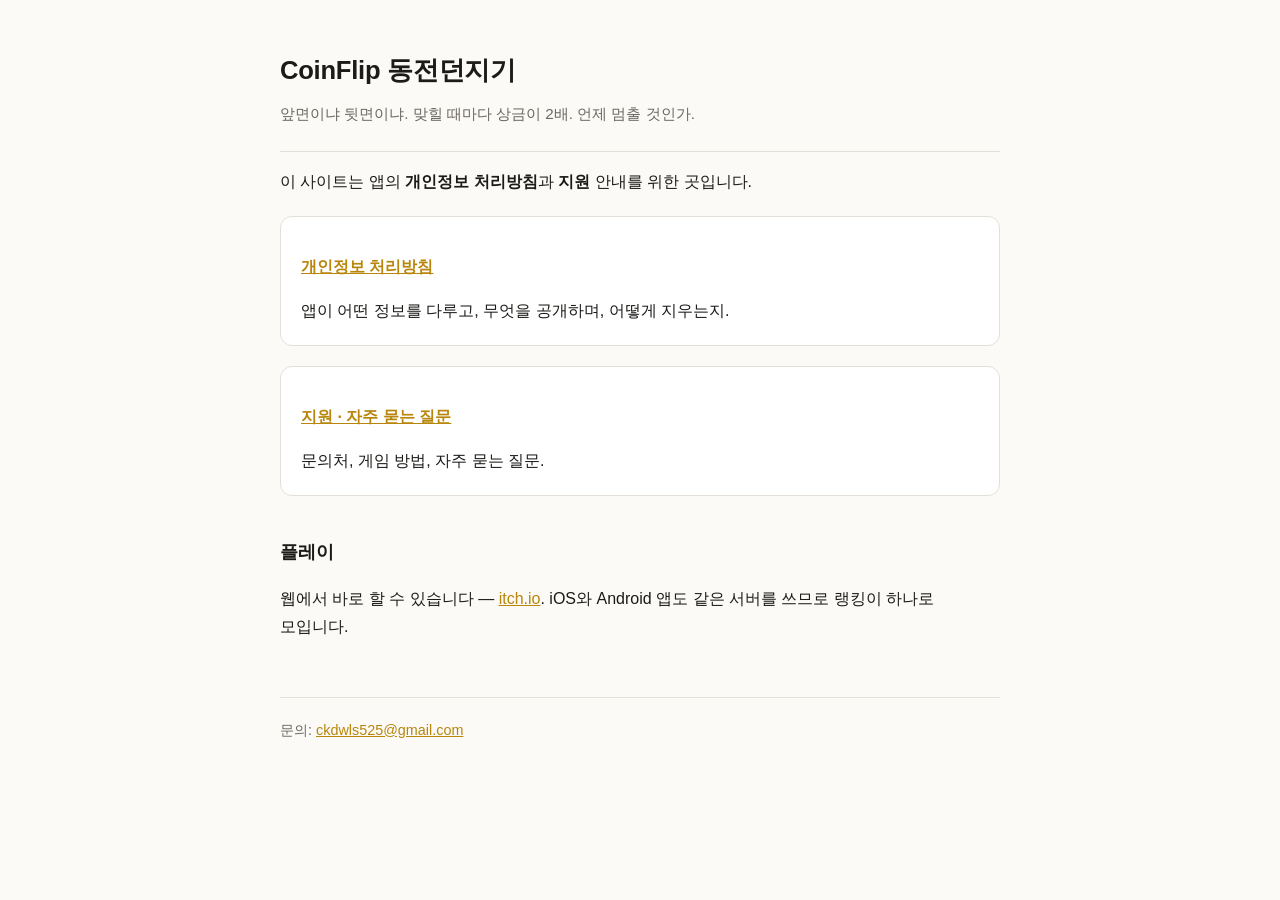
<file: index.html>
<!DOCTYPE html>
<html lang="ko">
<head>
<meta charset="utf-8">
<meta name="viewport" content="width=device-width, initial-scale=1">
<title>CoinFlip 동전던지기</title>
<meta name="description" content="CoinFlip 동전던지기의 개인정보 처리방침과 지원 페이지.">
<link rel="stylesheet" href="style.css">
</head>
<body>
<div class="wrap">
<header>
  <h1>CoinFlip 동전던지기</h1>
  <p>앞면이냐 뒷면이냐. 맞힐 때마다 상금이 2배. 언제 멈출 것인가.</p>
</header>

<p>이 사이트는 앱의 <strong>개인정보 처리방침</strong>과 <strong>지원</strong> 안내를 위한 곳입니다.</p>

<div class="card">
  <p class="q"><a href="privacy.html">개인정보 처리방침</a></p>
  <p>앱이 어떤 정보를 다루고, 무엇을 공개하며, 어떻게 지우는지.</p>
</div>

<div class="card">
  <p class="q"><a href="support.html">지원 · 자주 묻는 질문</a></p>
  <p>문의처, 게임 방법, 자주 묻는 질문.</p>
</div>

<h2>플레이</h2>
<p>웹에서 바로 할 수 있습니다 — <a href="https://changjin-lee.itch.io/coinflip">itch.io</a>.
iOS와 Android 앱도 같은 서버를 쓰므로 랭킹이 하나로 모입니다.</p>

<footer>문의: <a href="mailto:ckdwls525@gmail.com">ckdwls525@gmail.com</a></footer>
</div>
</body>
</html>
</file>
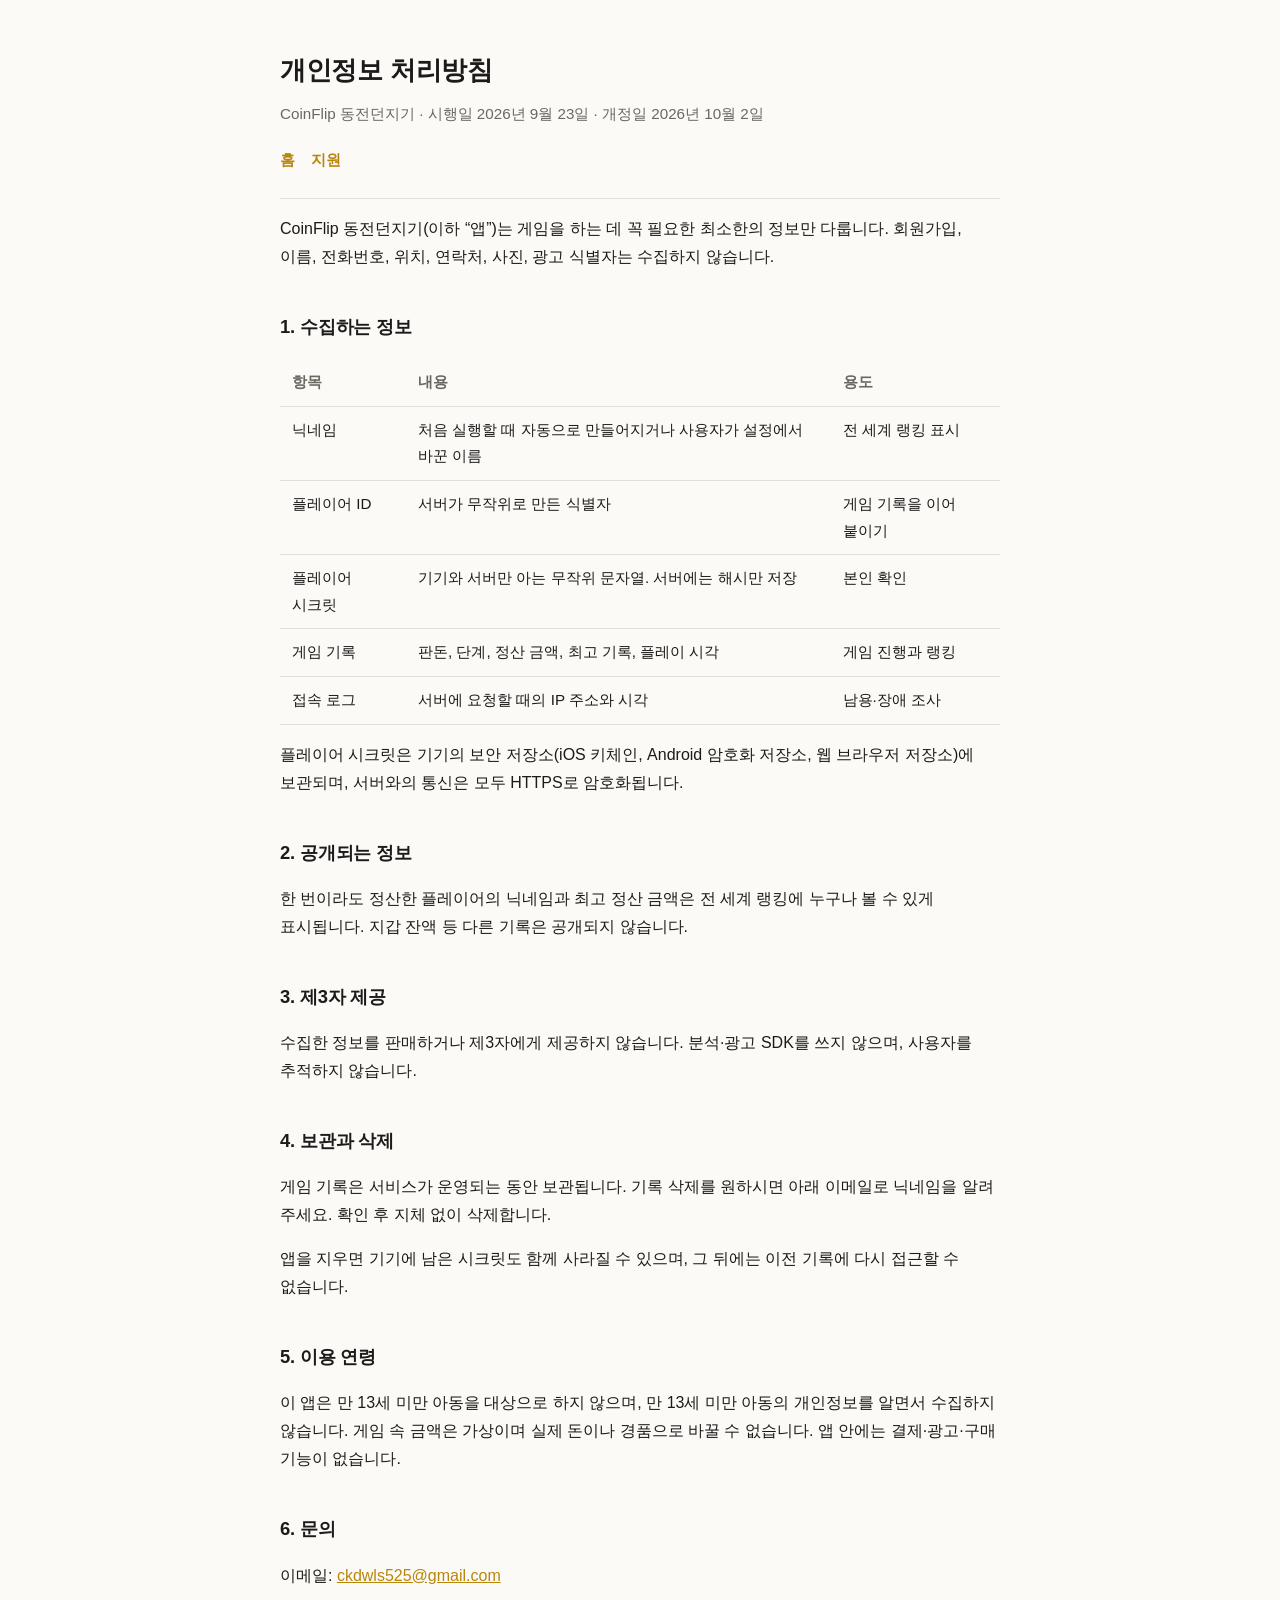
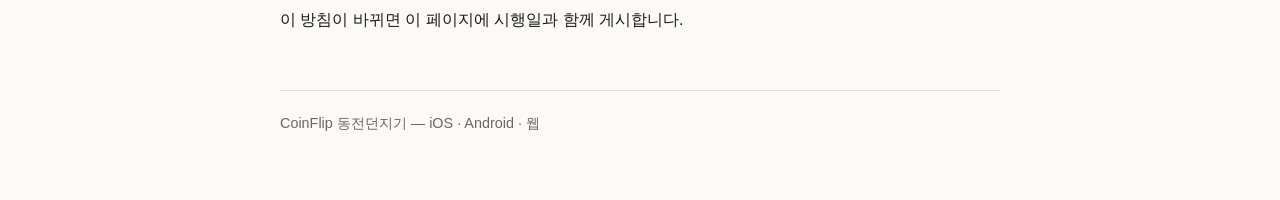
<file: privacy.html>
<!DOCTYPE html>
<html lang="ko">
<head>
<meta charset="utf-8">
<meta name="viewport" content="width=device-width, initial-scale=1">
<title>개인정보 처리방침 · CoinFlip 동전던지기</title>
<meta name="description" content="CoinFlip 동전던지기가 다루는 정보와 그 용도를 설명합니다.">
<link rel="stylesheet" href="style.css">
</head>
<body>
<div class="wrap">
<header>
  <h1>개인정보 처리방침</h1>
  <p>CoinFlip 동전던지기 · 시행일 2026년 9월 23일 · 개정일 2026년 10월 2일</p>
  <nav><a href="./">홈</a><a href="support.html">지원</a></nav>
</header>

<p>CoinFlip 동전던지기(이하 &ldquo;앱&rdquo;)는 게임을 하는 데 꼭 필요한 최소한의 정보만 다룹니다.
회원가입, 이름, 전화번호, 위치, 연락처, 사진, 광고 식별자는 수집하지 않습니다.</p>

<h2>1. 수집하는 정보</h2>
<table>
  <thead><tr><th>항목</th><th>내용</th><th>용도</th></tr></thead>
  <tbody>
    <tr><td>닉네임</td><td>처음 실행할 때 자동으로 만들어지거나 사용자가 설정에서 바꾼 이름</td><td>전 세계 랭킹 표시</td></tr>
    <tr><td>플레이어 ID</td><td>서버가 무작위로 만든 식별자</td><td>게임 기록을 이어 붙이기</td></tr>
    <tr><td>플레이어 시크릿</td><td>기기와 서버만 아는 무작위 문자열. 서버에는 해시만 저장</td><td>본인 확인</td></tr>
    <tr><td>게임 기록</td><td>판돈, 단계, 정산 금액, 최고 기록, 플레이 시각</td><td>게임 진행과 랭킹</td></tr>
    <tr><td>접속 로그</td><td>서버에 요청할 때의 IP 주소와 시각</td><td>남용·장애 조사</td></tr>
  </tbody>
</table>
<p>플레이어 시크릿은 기기의 보안 저장소(iOS 키체인, Android 암호화 저장소, 웹 브라우저 저장소)에
보관되며, 서버와의 통신은 모두 HTTPS로 암호화됩니다.</p>

<h2>2. 공개되는 정보</h2>
<p>한 번이라도 정산한 플레이어의 닉네임과 최고 정산 금액은 전 세계 랭킹에 누구나 볼 수 있게
표시됩니다. 지갑 잔액 등 다른 기록은 공개되지 않습니다.</p>

<h2>3. 제3자 제공</h2>
<p>수집한 정보를 판매하거나 제3자에게 제공하지 않습니다. 분석·광고 SDK를 쓰지 않으며,
사용자를 추적하지 않습니다.</p>

<h2>4. 보관과 삭제</h2>
<p>게임 기록은 서비스가 운영되는 동안 보관됩니다. 기록 삭제를 원하시면 아래 이메일로 닉네임을
알려 주세요. 확인 후 지체 없이 삭제합니다.</p>
<p>앱을 지우면 기기에 남은 시크릿도 함께 사라질 수 있으며, 그 뒤에는 이전 기록에 다시
접근할 수 없습니다.</p>

<h2>5. 이용 연령</h2>
<p>이 앱은 만 13세 미만 아동을 대상으로 하지 않으며, 만 13세 미만 아동의 개인정보를 알면서 수집하지 않습니다.
게임 속 금액은 가상이며 실제 돈이나 경품으로 바꿀 수 없습니다. 앱 안에는 결제·광고·구매 기능이 없습니다.</p>

<h2>6. 문의</h2>
<p>이메일: <a href="mailto:ckdwls525@gmail.com">ckdwls525@gmail.com</a></p>
<p>이 방침이 바뀌면 이 페이지에 시행일과 함께 게시합니다.</p>

<footer>CoinFlip 동전던지기 — iOS · Android · 웹</footer>
</div>
</body>
</html>
</file>
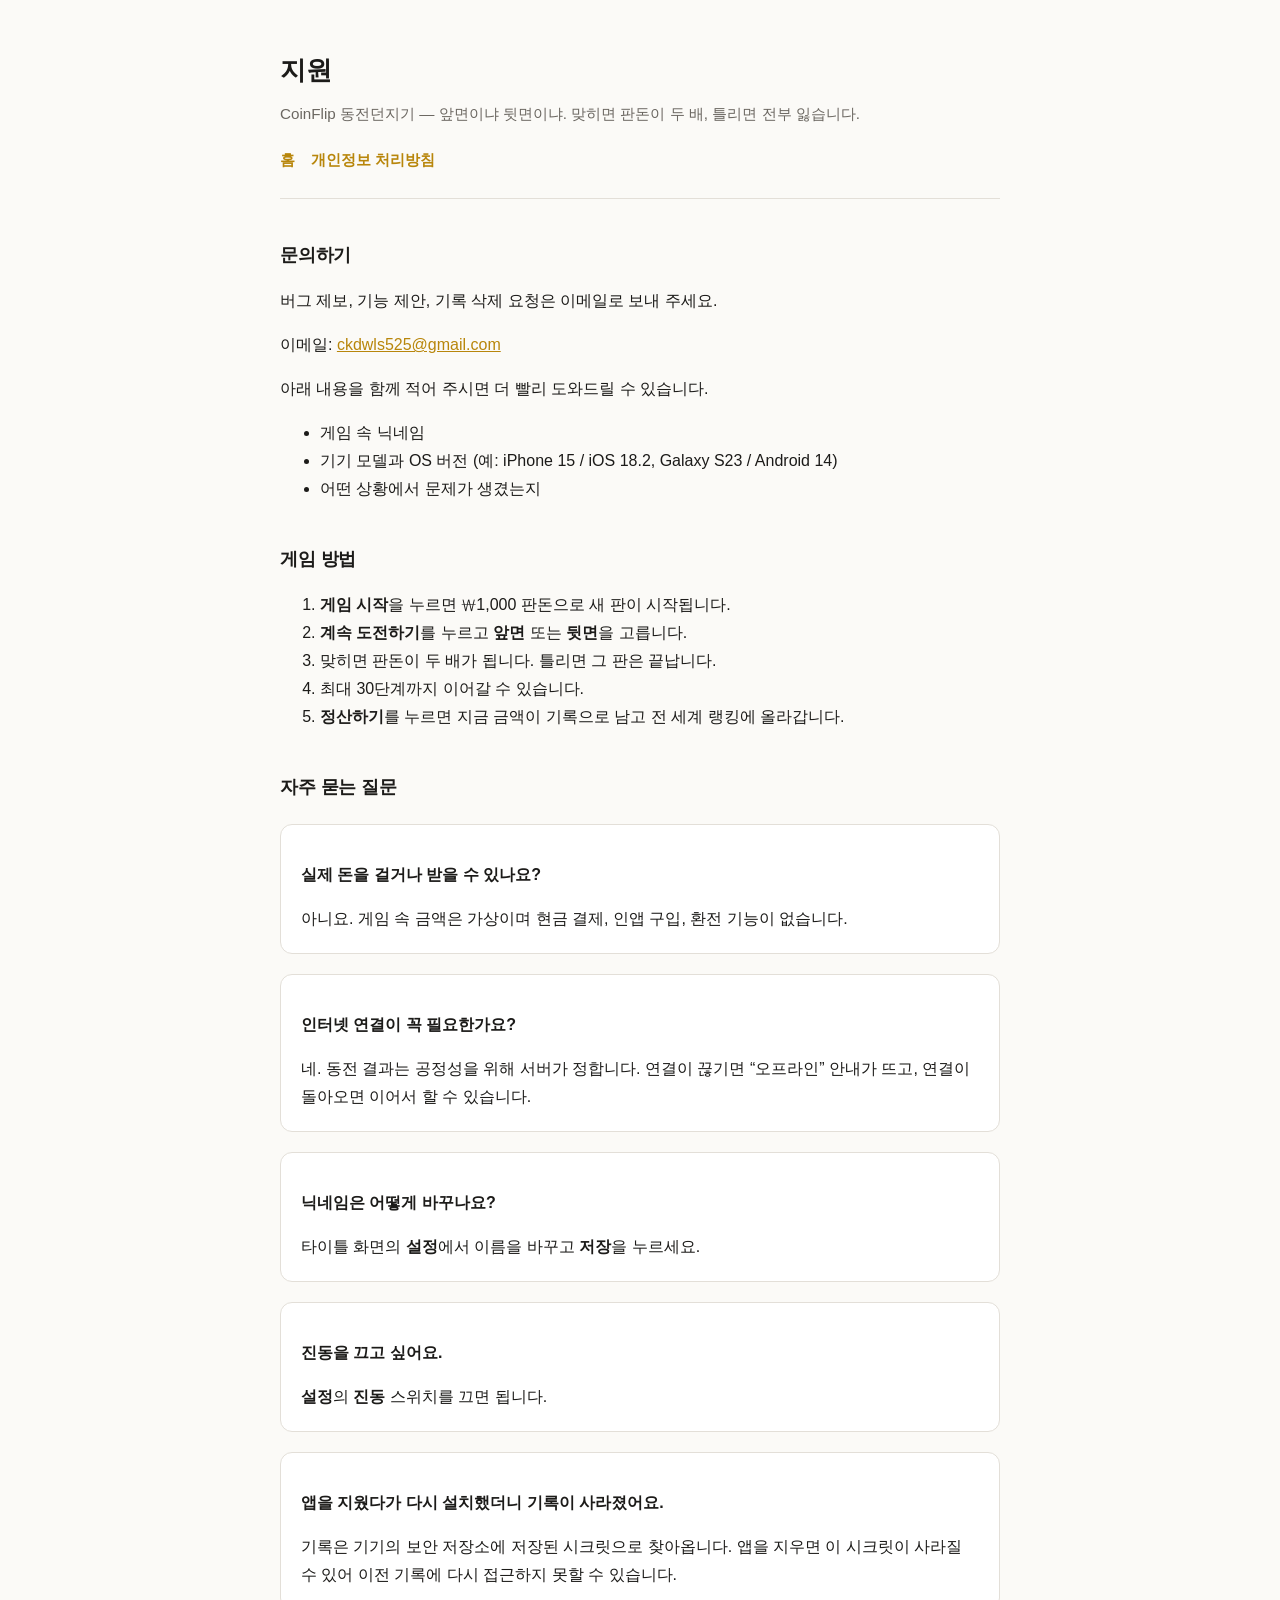
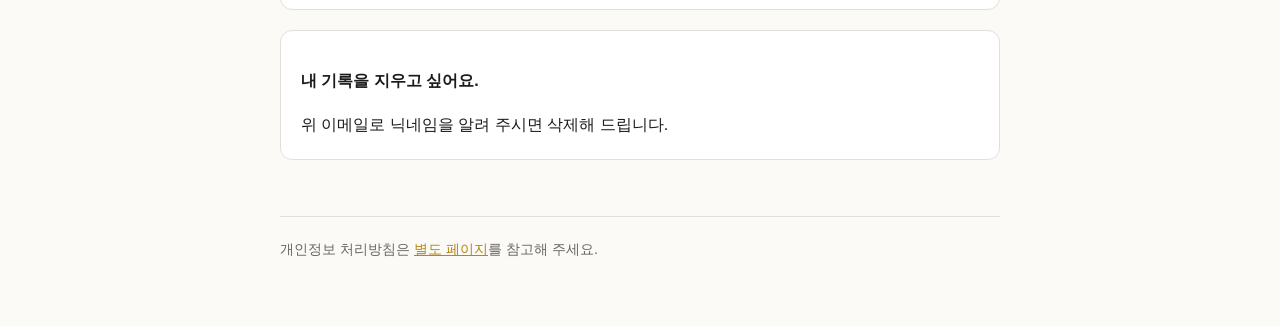
<file: support.html>
<!DOCTYPE html>
<html lang="ko">
<head>
<meta charset="utf-8">
<meta name="viewport" content="width=device-width, initial-scale=1">
<title>지원 · CoinFlip 동전던지기</title>
<meta name="description" content="CoinFlip 동전던지기 문의처와 자주 묻는 질문.">
<link rel="stylesheet" href="style.css">
</head>
<body>
<div class="wrap">
<header>
  <h1>지원</h1>
  <p>CoinFlip 동전던지기 — 앞면이냐 뒷면이냐. 맞히면 판돈이 두 배, 틀리면 전부 잃습니다.</p>
  <nav><a href="./">홈</a><a href="privacy.html">개인정보 처리방침</a></nav>
</header>

<h2>문의하기</h2>
<p>버그 제보, 기능 제안, 기록 삭제 요청은 이메일로 보내 주세요.</p>
<p>이메일: <a href="mailto:ckdwls525@gmail.com">ckdwls525@gmail.com</a></p>
<p>아래 내용을 함께 적어 주시면 더 빨리 도와드릴 수 있습니다.</p>
<ul>
  <li>게임 속 닉네임</li>
  <li>기기 모델과 OS 버전 (예: iPhone 15 / iOS 18.2, Galaxy S23 / Android 14)</li>
  <li>어떤 상황에서 문제가 생겼는지</li>
</ul>

<h2>게임 방법</h2>
<ol>
  <li><strong>게임 시작</strong>을 누르면 ₩1,000 판돈으로 새 판이 시작됩니다.</li>
  <li><strong>계속 도전하기</strong>를 누르고 <strong>앞면</strong> 또는 <strong>뒷면</strong>을 고릅니다.</li>
  <li>맞히면 판돈이 두 배가 됩니다. 틀리면 그 판은 끝납니다.</li>
  <li>최대 30단계까지 이어갈 수 있습니다.</li>
  <li><strong>정산하기</strong>를 누르면 지금 금액이 기록으로 남고 전 세계 랭킹에 올라갑니다.</li>
</ol>

<h2>자주 묻는 질문</h2>

<div class="card">
  <p class="q">실제 돈을 걸거나 받을 수 있나요?</p>
  <p>아니요. 게임 속 금액은 가상이며 현금 결제, 인앱 구입, 환전 기능이 없습니다.</p>
</div>

<div class="card">
  <p class="q">인터넷 연결이 꼭 필요한가요?</p>
  <p>네. 동전 결과는 공정성을 위해 서버가 정합니다. 연결이 끊기면 &ldquo;오프라인&rdquo; 안내가 뜨고,
  연결이 돌아오면 이어서 할 수 있습니다.</p>
</div>

<div class="card">
  <p class="q">닉네임은 어떻게 바꾸나요?</p>
  <p>타이틀 화면의 <strong>설정</strong>에서 이름을 바꾸고 <strong>저장</strong>을 누르세요.</p>
</div>

<div class="card">
  <p class="q">진동을 끄고 싶어요.</p>
  <p><strong>설정</strong>의 <strong>진동</strong> 스위치를 끄면 됩니다.</p>
</div>

<div class="card">
  <p class="q">앱을 지웠다가 다시 설치했더니 기록이 사라졌어요.</p>
  <p>기록은 기기의 보안 저장소에 저장된 시크릿으로 찾아옵니다. 앱을 지우면 이 시크릿이 사라질 수
  있어 이전 기록에 다시 접근하지 못할 수 있습니다.</p>
</div>

<div class="card">
  <p class="q">내 기록을 지우고 싶어요.</p>
  <p>위 이메일로 닉네임을 알려 주시면 삭제해 드립니다.</p>
</div>

<footer>개인정보 처리방침은 <a href="privacy.html">별도 페이지</a>를 참고해 주세요.</footer>
</div>
</body>
</html>
</file>
<file: style.css>
:root {
  --bg: #fbfaf7;
  --fg: #1c1b19;
  --muted: #6b6761;
  --line: #e3dfd8;
  --accent: #b8860b;
  --card: #ffffff;
}
@media (prefers-color-scheme: dark) {
  :root {
    --bg: #15161a;
    --fg: #e9e7e3;
    --muted: #9a958d;
    --line: #2c2e34;
    --accent: #e0b64a;
    --card: #1c1e23;
  }
}
* { box-sizing: border-box; }
body {
  margin: 0;
  padding: 0 16px 64px;
  background: var(--bg);
  color: var(--fg);
  font: 16px/1.75 -apple-system, BlinkMacSystemFont, "Segoe UI", "Apple SD Gothic Neo",
        "Malgun Gothic", "Noto Sans KR", sans-serif;
  word-break: keep-all;
}
.wrap { max-width: 720px; margin: 0 auto; }
header { padding: 48px 0 24px; border-bottom: 1px solid var(--line); }
header h1 { margin: 0 0 8px; font-size: 1.6rem; letter-spacing: -0.01em; }
header p { margin: 0; color: var(--muted); font-size: 0.95rem; }
nav { margin: 20px 0 0; display: flex; gap: 16px; flex-wrap: wrap; }
nav a { color: var(--accent); text-decoration: none; font-weight: 600; font-size: 0.95rem; }
nav a:hover { text-decoration: underline; }
h2 { margin: 40px 0 12px; font-size: 1.15rem; letter-spacing: -0.01em; }
h3 { margin: 28px 0 8px; font-size: 1rem; }
p, li { color: var(--fg); }
a { color: var(--accent); }
table { width: 100%; border-collapse: collapse; margin: 16px 0; font-size: 0.95rem; }
th, td { text-align: left; padding: 10px 12px; border-bottom: 1px solid var(--line); vertical-align: top; }
th { color: var(--muted); font-weight: 600; white-space: nowrap; }
.card { background: var(--card); border: 1px solid var(--line); border-radius: 12px; padding: 20px 20px 4px; margin: 20px 0; }
.q { font-weight: 700; margin-bottom: 4px; }
footer { margin-top: 56px; padding-top: 20px; border-top: 1px solid var(--line); color: var(--muted); font-size: 0.9rem; }
code { background: var(--card); border: 1px solid var(--line); border-radius: 5px; padding: 1px 5px; font-size: 0.9em; }
</file>
